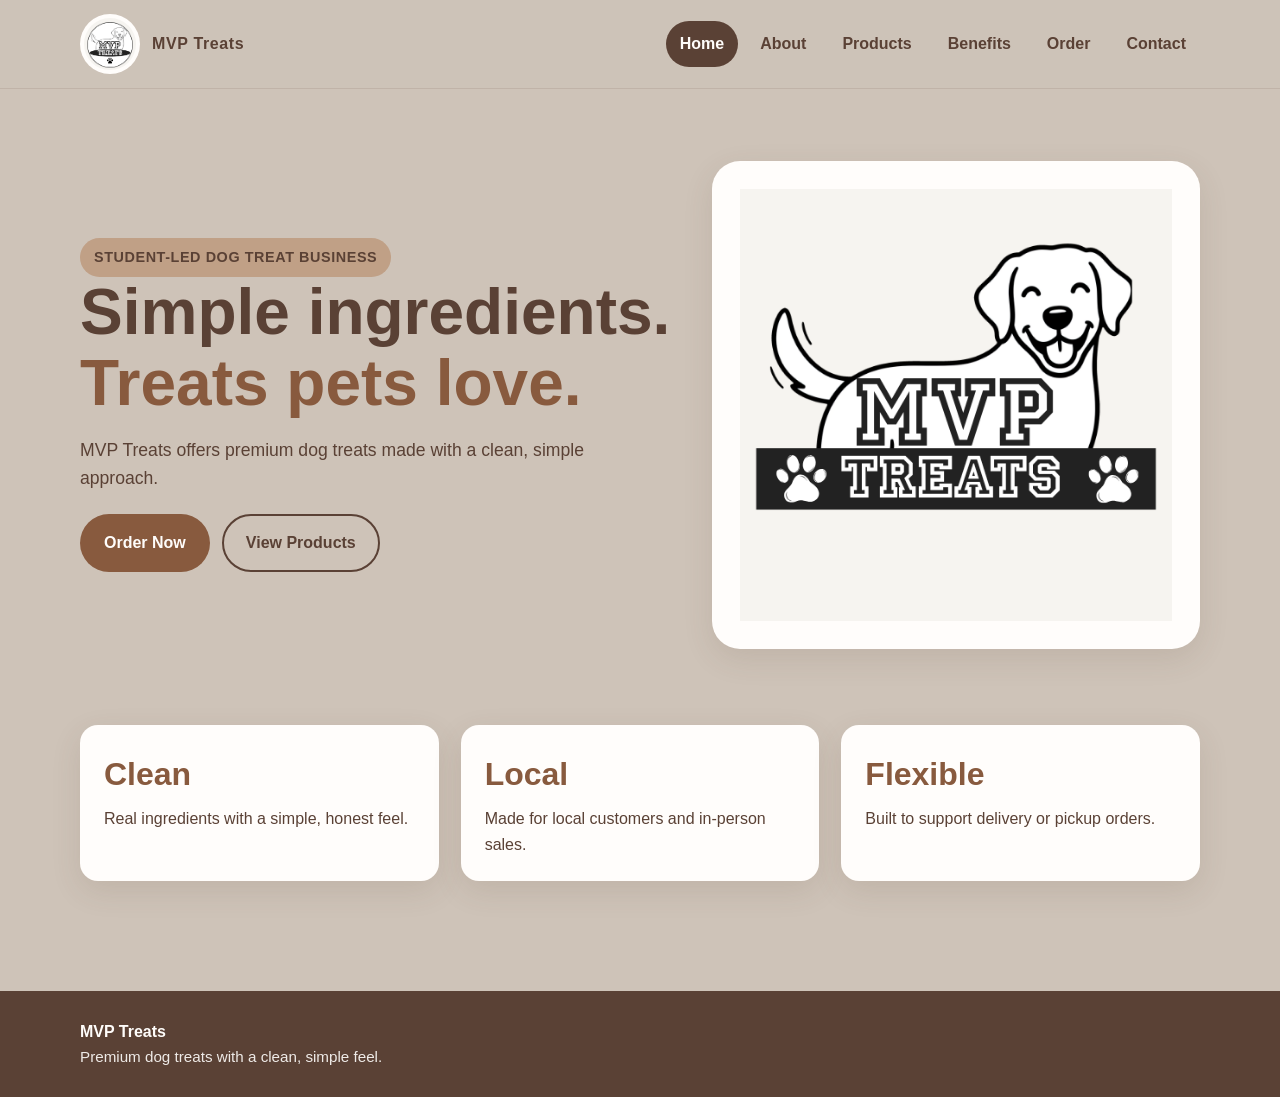
<file: mvp_treats_website/mvp_treats_site/index.html>
<!DOCTYPE html>
<html lang="en">
<head>
  <meta charset="UTF-8" />
  <meta name="viewport" content="width=device-width, initial-scale=1.0" />
  <title>MVP Treats | Premium Dog Treats</title>
  <link rel="stylesheet" href="styles.css" />
</head>
<body>
  <header class="site-header">
    <div class="container nav-wrap">
      <a class="brand" href="index.html">
        <img src="assets/logo-badge.png" alt="MVP Treats logo" />
        <span>MVP Treats</span>
      </a>
      <nav class="nav-links" aria-label="Main navigation">
        <a href="index.html">Home</a>
        <a href="about.html">About</a>
        <a href="products.html">Products</a>
        <a href="benefits.html">Benefits</a>
        <a href="order.html">Order</a>
        <a href="contact.html">Contact</a>
      </nav>
    </div>
  </header>

  <main>
    <section class="hero">
      <div class="container hero-grid">
        <div>
          <span class="kicker">Student-led dog treat business</span>
          <h1>Simple ingredients. <span class="highlight">Treats pets love.</span></h1>
          <p class="lead">MVP Treats offers premium dog treats made with a clean, simple approach.</p>
          <div class="cta-row">
            <a class="btn btn-primary" href="order.html">Order Now</a>
            <a class="btn btn-secondary" href="products.html">View Products</a>
          </div>
        </div>
        <div class="hero-art">
          <img src="assets/logo-primary.png" alt="MVP Treats illustrated logo" />
        </div>
      </div>
    </section>

    <section class="section">
      <div class="container stats">
        <div class="card stat">
          <strong>Clean</strong>
          Real ingredients with a simple, honest feel.
        </div>
        <div class="card stat">
          <strong>Local</strong>
          Made for local customers and in-person sales.
        </div>
        <div class="card stat">
          <strong>Flexible</strong>
          Built to support delivery or pickup orders.
        </div>
      </div>
    </section>
  </main>

  <footer class="footer">
    <div class="container footer-grid">
      <div>
        <strong>MVP Treats</strong>
        <div class="small">Premium dog treats with a clean, simple feel.</div>
      </div>
    </div>
  </footer>

  <script src="script.js"></script>
</body>
</html>
</file>
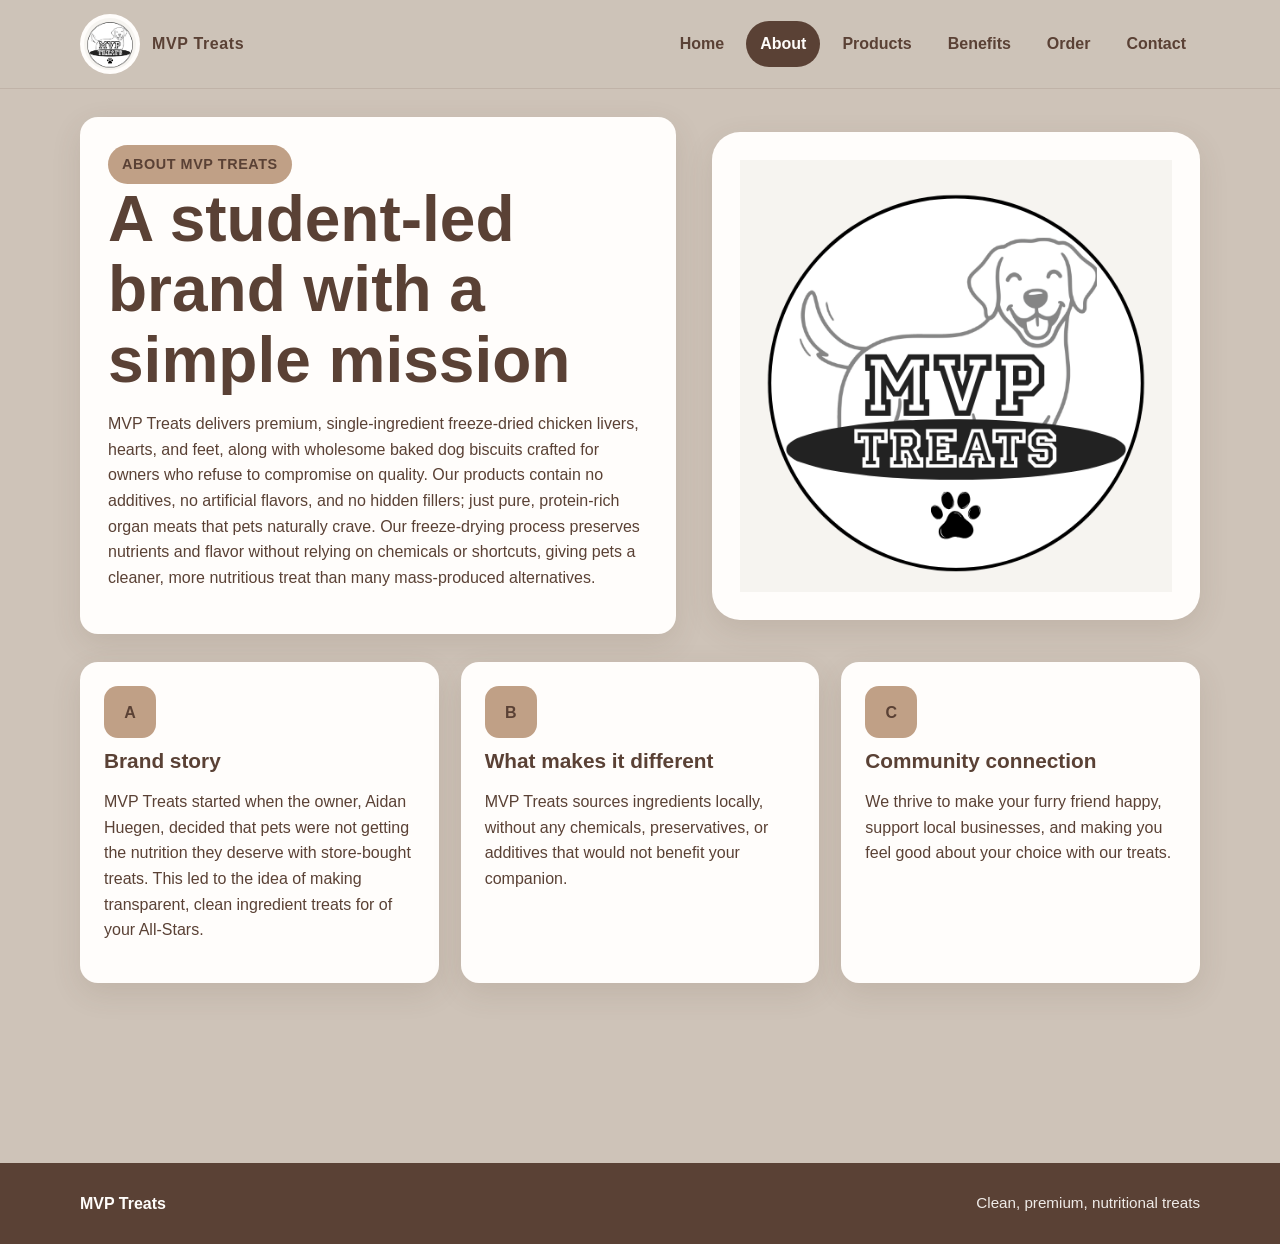
<file: mvp_treats_website/mvp_treats_site/about.html>
<!DOCTYPE html>
<html lang="en">
<head>
  <meta charset="UTF-8" />
  <meta name="viewport" content="width=device-width, initial-scale=1.0" />
  <title>About | MVP Treats</title>
  <link rel="stylesheet" href="styles.css" />
</head>
<body>
  <header class="site-header">
    <div class="container nav-wrap">
      <a class="brand" href="index.html">
        <img src="assets/logo-badge.png" alt="MVP Treats logo" />
        <span>MVP Treats</span>
      </a>
      <nav class="nav-links" aria-label="Main navigation">
        <a href="index.html">Home</a>
        <a href="about.html">About</a>
        <a href="products.html">Products</a>
        <a href="benefits.html">Benefits</a>
        <a href="order.html">Order</a>
        <a href="contact.html">Contact</a>
      </nav>
    </div>
  </header>

  <main class="section">
    <div class="container two-col">
      <div class="panel">
        <span class="kicker">About MVP Treats</span>
        <h1>A student-led brand with a simple mission</h1>
        <p>MVP Treats delivers premium, single-ingredient freeze-dried chicken livers, hearts, and
feet, along with wholesome baked dog biscuits crafted for owners who refuse to
compromise on quality. Our products contain no additives, no artificial flavors, and no
hidden fillers; just pure, protein-rich organ meats that pets naturally crave. Our
freeze-drying process preserves nutrients and flavor without relying on chemicals or
shortcuts, giving pets a cleaner, more nutritious treat than many mass-produced
alternatives. </p>
      </div>
      <div class="hero-art">
        <img src="assets/logo-badge.png" alt="MVP Treats badge logo" />
      </div>
    </div>

    <div class="container section">
      <div class="grid-3">
        <div class="card feature">
          <div class="feature-icon">A</div>
          <h3>Brand story</h3>
          <p>MVP Treats started when the owner, Aidan Huegen, decided that pets were not getting the nutrition they deserve with store-bought treats. This led to the idea of making transparent, clean ingredient treats for of your All-Stars.</p>
        </div>
        <div class="card feature">
          <div class="feature-icon">B</div>
          <h3>What makes it different</h3>
          <p>MVP Treats sources ingredients locally, without any chemicals, preservatives, or additives that would not benefit your companion.</p>
        </div>
        <div class="card feature">
          <div class="feature-icon">C</div>
          <h3>Community connection</h3>
          <p>We thrive to make your furry friend happy, support local businesses, and making you feel good about your choice with our treats.</p>
        </div>
      </div>
    </div>
  </main>

  <footer class="footer">
    <div class="container footer-grid">
      <div><strong>MVP Treats</strong></div>
      <div class="small">Clean, premium, nutritional treats</div>
    </div>
  </footer>

  <script src="script.js"></script>
</body>
</html>
</file>
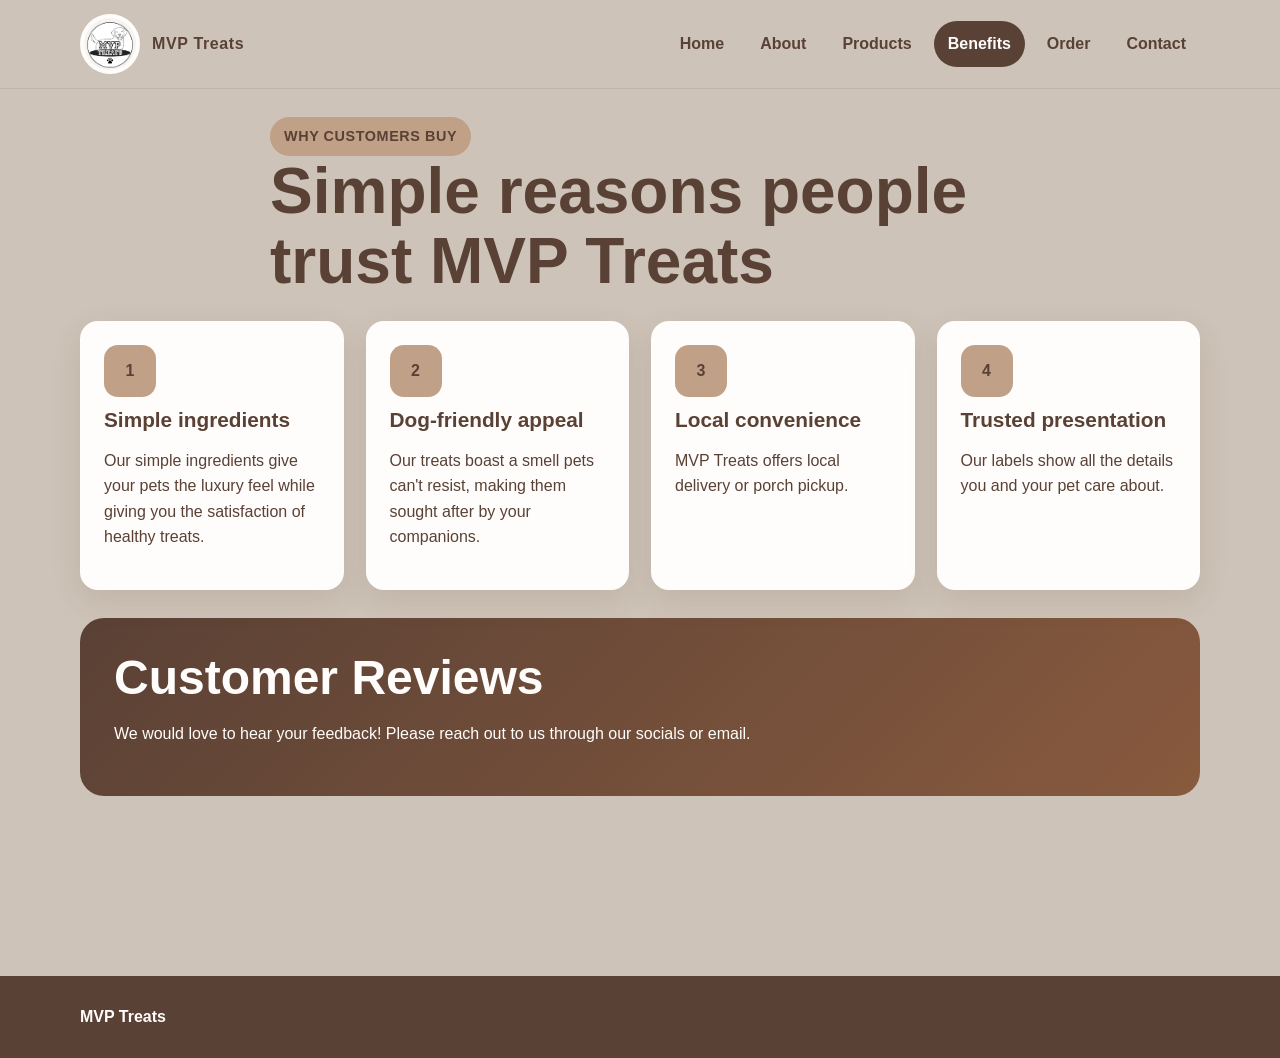
<file: mvp_treats_website/mvp_treats_site/benefits.html>
<!DOCTYPE html>
<html lang="en">
<head>
  <meta charset="UTF-8" />
  <meta name="viewport" content="width=device-width, initial-scale=1.0" />
  <title>Benefits | MVP Treats</title>
  <link rel="stylesheet" href="styles.css" />
</head>
<body>
  <header class="site-header">
    <div class="container nav-wrap">
      <a class="brand" href="index.html">
        <img src="assets/logo-badge.png" alt="MVP Treats logo" />
        <span>MVP Treats</span>
      </a>
      <nav class="nav-links" aria-label="Main navigation">
        <a href="index.html">Home</a>
        <a href="about.html">About</a>
        <a href="products.html">Products</a>
        <a href="benefits.html">Benefits</a>
        <a href="order.html">Order</a>
        <a href="contact.html">Contact</a>
      </nav>
    </div>
  </header>

  <main class="section">
    <div class="container section-title">
      <span class="kicker">Why customers buy</span>
      <h1>Simple reasons people trust MVP Treats</h1>
    </div>
    <div class="container grid-4">
      <div class="card feature">
        <div class="feature-icon">1</div>
        <h3>Simple ingredients</h3>
        <p>Our simple ingredients give your pets the luxury feel while giving you the satisfaction of healthy treats.</p>
      </div>
      <div class="card feature">
        <div class="feature-icon">2</div>
        <h3>Dog-friendly appeal</h3>
        <p>Our treats boast a smell pets can't resist, making them sought after by your companions.</p>
      </div>
      <div class="card feature">
        <div class="feature-icon">3</div>
        <h3>Local convenience</h3>
        <p>MVP Treats offers local delivery or porch pickup.</p>
      </div>
      <div class="card feature">
        <div class="feature-icon">4</div>
        <h3>Trusted presentation</h3>
        <p>Our labels show all the details you and your pet care about.</p>
      </div>
    </div>

    <div class="container section">
      <div class="banner">
        <h2>Customer Reviews</h2>
        <p>We would love to hear your feedback! Please reach out to us through our socials or email.</p>
      </div>
    </div>
  </main>

  <footer class="footer">
    <div class="container footer-grid">
      <div><strong>MVP Treats</strong></div>
    </div>
  </footer>

  <script src="script.js"></script>
</body>
</html>
</file>
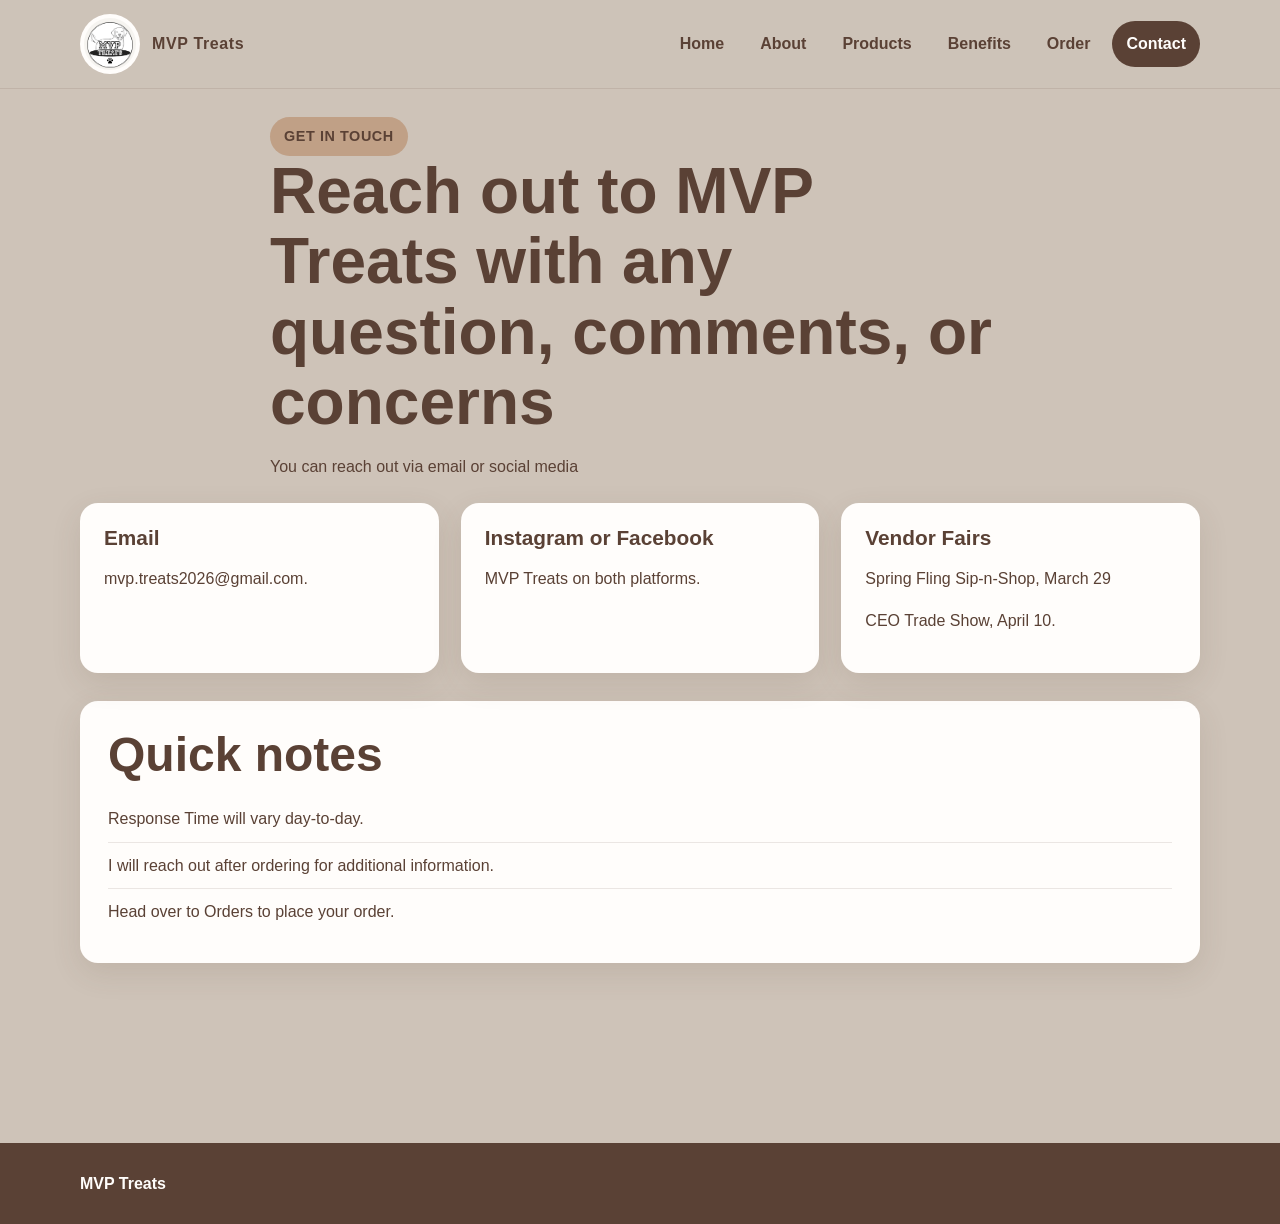
<file: mvp_treats_website/mvp_treats_site/contact.html>
<!DOCTYPE html>
<html lang="en">
<head>
  <meta charset="UTF-8" />
  <meta name="viewport" content="width=device-width, initial-scale=1.0" />
  <title>Contact | MVP Treats</title>
  <link rel="stylesheet" href="styles.css" />
</head>
<body>
  <header class="site-header">
    <div class="container nav-wrap">
      <a class="brand" href="index.html">
        <img src="assets/logo-badge.png" alt="MVP Treats logo" />
        <span>MVP Treats</span>
      </a>
      <nav class="nav-links" aria-label="Main navigation">
        <a href="index.html">Home</a>
        <a href="about.html">About</a>
        <a href="products.html">Products</a>
        <a href="benefits.html">Benefits</a>
        <a href="order.html">Order</a>
        <a href="contact.html">Contact</a>
      </nav>
    </div>
  </header>

  <main class="section">
    <div class="container section-title">
      <span class="kicker">Get in touch</span>
      <h1>Reach out to MVP Treats with any question, comments, or concerns</h1>
      <p>You can reach out via email or social media</p>
    </div>
    <div class="container grid-3">
      <div class="card contact-card">
        <h3>Email</h3>
        <p>mvp.treats2026@gmail.com.</p>
      </div>
      <div class="card contact-card">
        <h3>Instagram or Facebook</h3>
        <p>MVP Treats on both platforms.</p>
      </div>
      <div class="card contact-card">
        <h3>Vendor Fairs</h3>
        <p>Spring Fling Sip-n-Shop, March 29</p>
        <p>CEO Trade Show, April 10.</p>
      </div>
    </div>

    <div class="container section">
      <div class="panel">
        <h2>Quick notes</h2>
        <ul class="list-clean">
          <li>Response Time will vary day-to-day.</li>
          <li>I will reach out after ordering for additional information.</li>
          <li>Head over to Orders to place your order.</li>
        </ul>
      </div>
    </div>
  </main>

  <footer class="footer">
    <div class="container footer-grid">
      <div><strong>MVP Treats</strong></div>
    </div>
  </footer>

  <script src="script.js"></script>
</body>
</html>
</file>
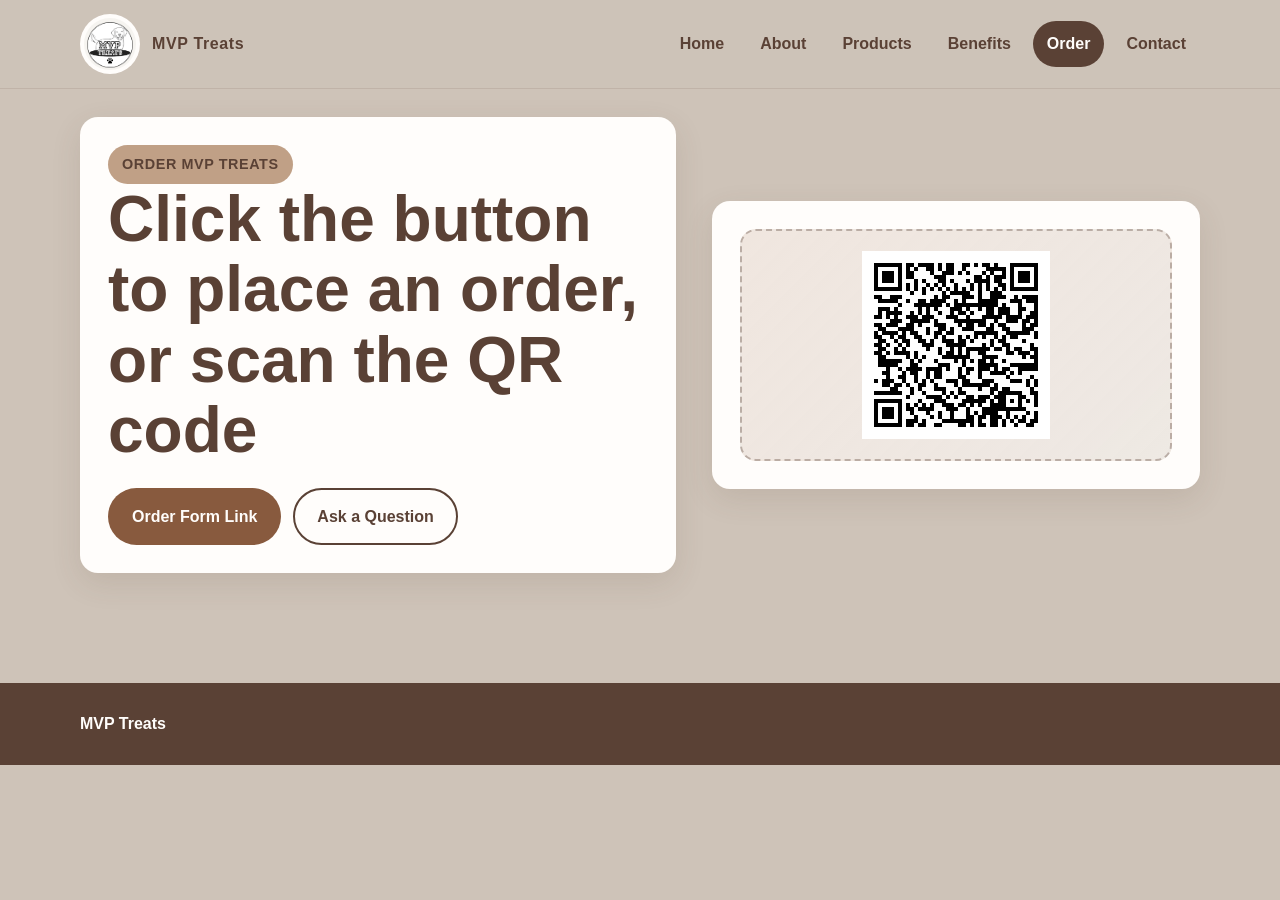
<file: mvp_treats_website/mvp_treats_site/order.html>
<!DOCTYPE html>
<html lang="en">
<head>
  <meta charset="UTF-8" />
  <meta name="viewport" content="width=device-width, initial-scale=1.0" />
  <title>Order | MVP Treats</title>
  <link rel="stylesheet" href="styles.css" />
</head>
<body>
  <header class="site-header">
    <div class="container nav-wrap">
      <a class="brand" href="index.html">
        <img src="assets/logo-badge.png" alt="MVP Treats logo" />
        <span>MVP Treats</span>
      </a>
      <nav class="nav-links" aria-label="Main navigation">
        <a href="index.html">Home</a>
        <a href="about.html">About</a>
        <a href="products.html">Products</a>
        <a href="benefits.html">Benefits</a>
        <a href="order.html">Order</a>
        <a href="contact.html">Contact</a>
      </nav>
    </div>
  </header>

  <main class="section">
    <div class="container two-col">
      <div class="panel">
        <span class="kicker">Order MVP Treats</span>
        <h1>Click the button to place an order, or scan the QR code</h1>
        <div class="cta-row">
          <a class="btn btn-primary" href="https://docs.google.com/forms/d/e/1FAIpQLSfr8bW3N2gBcVhGtgLbPxdnBTQg7mwOv5UgdNwYddxNBRlnoQ/viewform?usp=header" target="_blank" rel="noopener noreferrer">Order Form Link</a>
          <a class="btn btn-secondary" href="contact.html">Ask a Question</a>
        </div>
      </div>
      <div class="panel">
        <div class="order-link-placeholder" style="text-align: center;">
          <a href="https://docs.google.com/forms/d/e/1FAIpQLSfr8bW3N2gBcVhGtgLbPxdnBTQg7mwOv5UgdNwYddxNBRlnoQ/viewform?usp=header" target="_blank" rel="noopener noreferrer">
            <img src="assets/qr-code-new.png" alt="MVP Treats Order QR Code" style="max-width: 220px; height: auto;" />
          </a>
        </div>
      </div>
    </div>
  </main>

  <footer class="footer">
    <div class="container footer-grid">
      <div><strong>MVP Treats</strong></div>
    </div>
  </footer>

  <script src="script.js"></script>
</body>
</html>
</file>
<file: mvp_treats_website/mvp_treats_site/styles.css>
:root {
  --cream: #CEC3B8;
  --tan: #C0A086;
  --brown: #885A3E;
  --caramel: #B27E57;
  --dark: #5A4135;
  --white: #fffdfb;
  --shadow: 0 10px 30px rgba(90, 65, 53, 0.12);
  --radius: 18px;
}

* { box-sizing: border-box; }
html { scroll-behavior: smooth; }
body {
  margin: 0;
  font-family: Arial, Helvetica, sans-serif;
  background: var(--cream);
  color: var(--dark);
  line-height: 1.6;
}

a { color: inherit; text-decoration: none; }
img { max-width: 100%; display: block; }

.container {
  width: min(1120px, calc(100% - 32px));
  margin: 0 auto;
}

.site-header {
  position: sticky;
  top: 0;
  z-index: 50;
  background: rgba(206, 195, 184, 0.94);
  backdrop-filter: blur(10px);
  border-bottom: 1px solid rgba(90, 65, 53, 0.12);
}

.nav-wrap {
  display: flex;
  align-items: center;
  justify-content: space-between;
  gap: 20px;
  padding: 14px 0;
}

.brand {
  display: flex;
  align-items: center;
  gap: 12px;
  font-weight: 800;
  letter-spacing: 0.04em;
}

.brand img {
  width: 60px;
  height: 60px;
  object-fit: contain;
  border-radius: 50%;
  background: var(--white);
  padding: 4px;
}

.nav-links {
  display: flex;
  flex-wrap: wrap;
  gap: 8px;
}

.nav-links a {
  padding: 10px 14px;
  border-radius: 999px;
  font-weight: 700;
}

.nav-links a:hover,
.nav-links a.active {
  background: var(--dark);
  color: var(--white);
}

.btn {
  display: inline-flex;
  align-items: center;
  justify-content: center;
  gap: 8px;
  padding: 14px 22px;
  border-radius: 999px;
  font-weight: 800;
  border: 2px solid transparent;
  transition: 0.2s ease;
}

.btn-primary {
  background: var(--brown);
  color: var(--white);
}

.btn-primary:hover { background: var(--dark); }

.btn-secondary {
  background: transparent;
  color: var(--dark);
  border-color: var(--dark);
}

.btn-secondary:hover {
  background: var(--dark);
  color: var(--white);
}

.hero {
  padding: 72px 0 48px;
}

.hero-grid,
.two-col {
  display: grid;
  grid-template-columns: 1.1fr 0.9fr;
  gap: 36px;
  align-items: center;
}

.kicker {
  display: inline-block;
  background: var(--tan);
  color: var(--dark);
  padding: 8px 14px;
  border-radius: 999px;
  font-size: 0.9rem;
  font-weight: 800;
  letter-spacing: 0.04em;
  text-transform: uppercase;
}

h1, h2, h3 {
  line-height: 1.1;
  margin: 0 0 14px;
}

h1 { font-size: clamp(2.3rem, 5vw, 4.5rem); }
h2 { font-size: clamp(1.8rem, 4vw, 3rem); }
h3 { font-size: 1.3rem; }

p.lead {
  font-size: 1.1rem;
  max-width: 58ch;
}

.card,
.panel {
  background: var(--white);
  border-radius: var(--radius);
  box-shadow: var(--shadow);
}

.panel { padding: 28px; }
.section { padding: 28px 0 70px; }
.section-title { max-width: 740px; margin-bottom: 24px; }

.stats,
.grid-3,
.grid-4,
.grid-2 {
  display: grid;
  gap: 22px;
}

.stats { grid-template-columns: repeat(3, 1fr); }
.grid-4 { grid-template-columns: repeat(4, 1fr); }
.grid-3 { grid-template-columns: repeat(3, 1fr); }
.grid-2 { grid-template-columns: repeat(2, 1fr); }

.stat,
.feature,
.product-card,
.contact-card {
  padding: 24px;
}

.stat strong {
  display: block;
  font-size: 2rem;
  color: var(--brown);
  margin-bottom: 6px;
}

.feature-icon {
  width: 52px;
  height: 52px;
  border-radius: 14px;
  background: var(--tan);
  display: inline-flex;
  align-items: center;
  justify-content: center;
  font-weight: 900;
  margin-bottom: 12px;
}

.product-image-placeholder,
.order-link-placeholder,
.gallery-placeholder {
  min-height: 220px;
  border: 2px dashed rgba(90, 65, 53, 0.35);
  border-radius: 16px;
  background: linear-gradient(135deg, rgba(192, 160, 134, 0.24), rgba(206, 195, 184, 0.35));
  display: flex;
  align-items: center;
  justify-content: center;
  text-align: center;
  padding: 20px;
  font-weight: 700;
}

.product-card { overflow: hidden; }
.product-copy { padding-top: 18px; }

.banner {
  background: linear-gradient(135deg, var(--dark), var(--brown));
  color: var(--white);
  padding: 34px;
  border-radius: 24px;
}

.footer {
  background: var(--dark);
  color: var(--white);
  padding: 28px 0;
  margin-top: 40px;
}

.footer-grid {
  display: flex;
  justify-content: space-between;
  gap: 20px;
  flex-wrap: wrap;
}

.small { font-size: 0.95rem; opacity: 0.9; }

.list-clean {
  list-style: none;
  padding: 0;
  margin: 0;
}

.list-clean li {
  padding: 10px 0;
  border-bottom: 1px solid rgba(90, 65, 53, 0.12);
}

.list-clean li:last-child { border-bottom: 0; }

.highlight {
  color: var(--brown);
}

.hero-art {
  background: var(--white);
  border-radius: 28px;
  box-shadow: var(--shadow);
  padding: 28px;
}

.hero-art img {
  width: 100%;
  max-height: 460px;
  object-fit: contain;
}

.cta-row {
  display: flex;
  flex-wrap: wrap;
  gap: 12px;
  margin-top: 22px;
}

@media (max-width: 920px) {
  .hero-grid,
  .two-col,
  .grid-4,
  .grid-3,
  .grid-2,
  .stats {
    grid-template-columns: 1fr;
  }

  .nav-wrap {
    flex-direction: column;
    align-items: flex-start;
  }

  .nav-links {
    width: 100%;
  }
}
</file>
